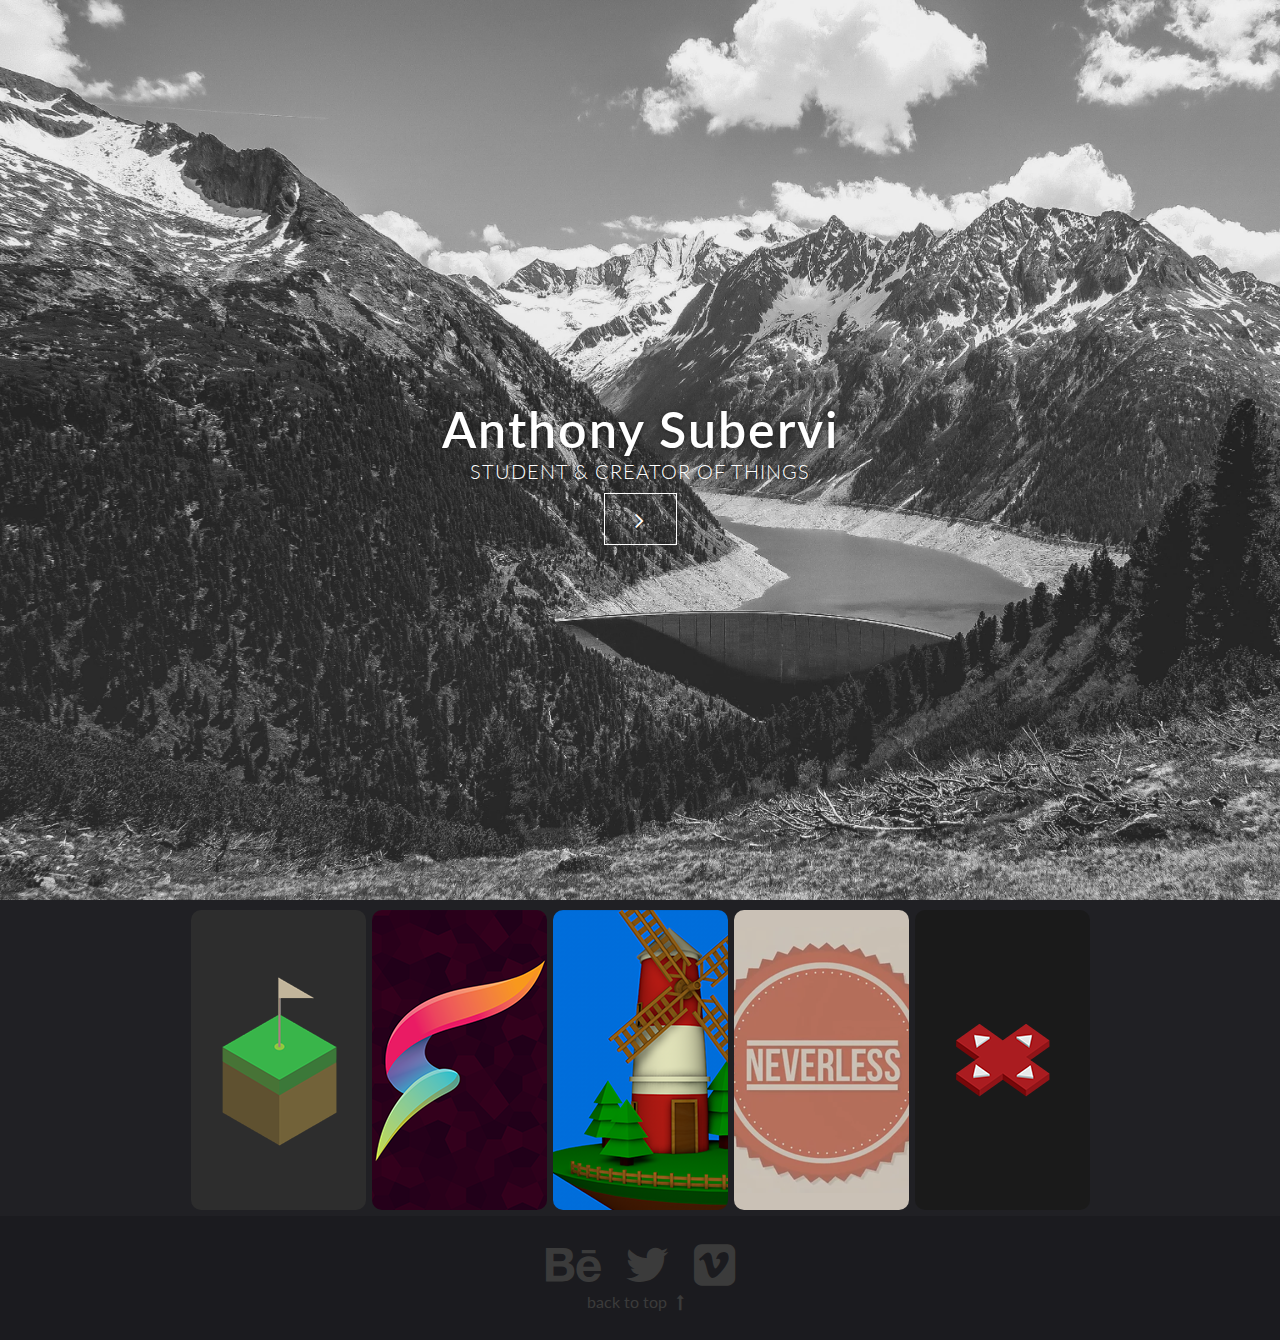
<file: index.html>
<html>

<head>
    <title>asubervi</title>
    <meta charset="utf-8" />
    <meta name="viewport" content="width=device-width, initial-scale=1" />

    <link rel="stylesheet" href="css/style.css" />
    <link rel="stylesheet" href="css/skeleton.css" />
    <link rel="stylesheet" href="css/normalize.css" />
    <link href="http://maxcdn.bootstrapcdn.com/font-awesome/4.1.0/css/font-awesome.min.css" rel="stylesheet">
    <link href="https://fonts.googleapis.com/css?family=Lato:300,400,700,900" rel="stylesheet">
    <link rel="icon" type="ico" href="favicon.ico" />
    <title>Anthony Subervi — Work in Progress</title>
</head>

<body>

    <!--Splash-->
    <div class="splash-page" id="splash-page">
        <div>
            <h1>Anthony Subervi</h1>
            <h2>Student & Creator of Things</h2>
            <h1 class="home-button"><a href="#about"><i class="fa fa-angle-right" aria-hidden="true" style="color: white;"></i></a>
        </div>
    </div>
    <!--Splash-->

<!--Work Gallery-->
<div class="row work-page" id="about">

    <div class="twelve columns text-center">
            <div id="gallery">
                <a href="https://vimeo.com/177655531" class="image"><img src="thumbnails/velocity.png" alt="" /></a>
                <a href="https://vimeo.com/177664198" class="image"><img src="thumbnails/fuawk.png" alt="" /></a>
                <a href="https://vimeo.com/177664342" class="image"><img src="thumbnails/lighthouse.png" alt="" /></a>
                <a href="https://vimeo.com/177654925" class="image"><img src="thumbnails/neverless.png" alt="" /></a>
                <a href="gallery/pkyxyz.html" data-poptrox="iframe"><img src="thumbnails/pkyxyz.png" alt="" /></a>
            </div>

        </div>

    </div>
    <!--Work Gallery-->

    <!--About Me
    <div class="row about">
        <div class="twelve columns text-center">
            <h1 class="about-header">About Me</h1>
            <p>
                I'm a graphic design student from the Greater New York Area currently freelancing.
                <br> Always interested in new experiences and learning more.
            </p>

            <h1>Experience</h1> Gamemonger / Developer and Designer
            <br>Rockaway Borough / Web Developer
            <br>Freelancer / Present
            <h1>Get in touch</h1>
            <p>If you have any projects or opportunities in mind, send me a line.
        </div>
    </div>
    About Me-->

    <!--Footer-->
    <footer>
        <a href="http://www.behance.net/asubervi"><i class="fa fa-3x fa-behance" aria-hidden="true"></i></a>
        <a href="http://www.twitter.com/GNYAnthony"><i class="fa fa-3x fa-twitter" aria-hidden="true"></i>
        <a href="http://www.vimeo.com/asubervi"><i class="fa fa-3x fa-vimeo-square fa-circle" aria-hidden="true"></i>
        <br><a href="#splash-page">back to top<i class="fa fa-long-arrow-up" aria-hidden="true"></i></a>
    </footer>
    <!--Footer-->

    <script src="http://code.jquery.com/jquery-1.11.1.min.js"></script>
    <script src="js/jquery.poptrox.js"></script>
    <script src="js/scrolling.js"></script>

    <script>
        $(function () {

            var foo = $('#gallery');
            foo.poptrox({
                popupBackgroundColor: '#5d737e',
            });
        });
    </script>

</body>

</html>
</file>
<file: css/style.css>
body {
    background-color: #202024;
    margin: 0;
    padding: 0;
}

a,
a:visited,
a:link,
a:active,
a:hover {
    text-decoration: none;
    color: #5d737e;
}

h1 {
    font-size: 50px;
}

html {
    padding: 0;
    margin: 0;
}

.home-button {
    margin: 0;
}

.home-button a:hover {
    background-color: rgba(0, 0, 0);
    opacity: .75;
    transition: opacity .5s ease-out;
    -moz-transition: opacity .5s ease-out;
    -webkit-transition: opacity .5s ease-out;
    -o-transition: opacity .5s ease-out;
}

.home-button a {
    border: white;
    border-style: solid;
    border-width: thin;
    color: white;
    padding: 10px 30px;
}

.home-button a:hover {
    color: antiquewhite;
}

* {
    color: #5d737e;
    font-family: 'Lato', sans-serif;
}

.text-right {
    text-align: right;
}

.text-center {
    text-align: center;
}

.about {
    padding: 0 25px 25px 0;
}

footer {
    background-color: #1b1b1f;
    padding: 25px;
    text-align: center;
}

footer a,
footer a:visited,
footer a:link,
footer a:active {
    text-decoration: none;
    padding: 0;
    margin: 0;
    color: #3b3b3b;
    font-size: 16px;
}

footer a:hover {
    opacity: 0.75;
}

footer i {
    padding: 0 10px;
    color: #3b3b3b;
}

footer i:hover {
    opacity: .5;
    transition: opacity .5s ease-out;
    -moz-transition: opacity .5s ease-out;
    -webkit-transition: opacity .5s ease-out;
    -o-transition: opacity .5s ease-out;
}

.splash-page {
    background: url(../img/photo-black-2.jpg);
    background-size: cover;
    height: 100vh;
    display: flex;
    align-items: center;
}

.splash-page div {
    width: 100%;
    text-align: center;
}

.splash-page div h1:first-child {
    font-weight: 600;
    letter-spacing: 2px;
    text-shadow: 0px 0px 4px rgba(0, 0, 0, 0.5);
    color: white;
    margin-bottom: 0;
    font-size: 50px;
}

.splash-page div h1 {
    letter-spacing: 2px;
    text-shadow: 0px 0px 4px rgba(0, 0, 0, 0.5);
    color: white;
    margin-bottom: 0;
    font-size: 25px;
}

.splash-page div h2 {
    color: white;
    letter-spacing: 1px;
    text-shadow: 0px 0px 4px rgba(0, 0, 0, 0.5);
    font-weight: 300;
    font-size: 20px;
    text-transform: uppercase;
}

.work-page {
    padding-top: 10px;
}

#gallery img {
    border-radius: 10px;
    margin: 0 1px 0;
}

#gallery img:hover {
    opacity: .75;
    transition: opacity .5s ease-in-out;
    -moz-transition: opacity .5s ease-in-out;
    -webkit-transition: opacity .5s ease-in-out;
    -o-transition: opacity .5s ease-in-out;
}


/*POPTROX*/

.poptrox-popup {
    -moz-box-sizing: content-box;
    -webkit-box-sizing: content-box;
    -ms-box-sizing: content-box;
    box-sizing: content-box;
    background: #000;
    box-shadow: 0 0.5em 3em 0 rgba(0, 0, 0, 0.25);
    border-radius: 4px;
    padding: 2em;
    overflow: hidden;
}

.poptrox-popup .closer {
    -moz-transition: opacity 0.2s ease-in-out;
    -webkit-transition: opacity 0.2s ease-in-out;
    -ms-transition: opacity 0.2s ease-in-out;
    transition: opacity 0.2s ease-in-out;
    text-decoration: none;
    position: absolute;
    top: .5em;
    right: .5em;
    z-index: 11000;
    -webkit-tap-highlight-color: rgba(255, 255, 255, 0);
    white-space: nowrap;
    text-indent: 2em;
    overflow: hidden;
    width: 2em;
    height: 2em;
    display: block;
}

.poptrox-popup .closer:before {
    content: "\f00d";
    -moz-osx-font-smoothing: grayscale;
    -webkit-font-smoothing: antialiased;
    font-family: FontAwesome;
    font-style: normal;
    font-weight: normal;
    text-transform: none !important;
    display: block;
    position: relative;
    text-indent: 0;
    border-radius: 100%;
    box-shadow: inset 0 0 0 1px rgba(255, 255, 255, 0.25);
    color: #ffffff !important;
    width: 2em;
    height: 2em;
    line-height: 2em;
}

.poptrox-popup:hover .closer {
    opacity: 0.5;
}

.poptrox-popup:hover .closer:hover {
    opacity: 1.0;
}

@media screen and (max-width: 736px) {
    .poptrox-popup {
        padding: 0;
    }
    .poptrox-popup .closer {
        display: none !important;
    }
}

@media screen and (max-width: 550px) {
    .text-right {
        text-align: center;
    }
    .splash-page div h1:first-child {
        font-size: 30px;
    }
}
</file>
<file: css/skeleton.css>
/*
* Skeleton V2.0.4
* Copyright 2014, Dave Gamache
* www.getskeleton.com
* Free to use under the MIT license.
* http://www.opensource.org/licenses/mit-license.php
* 12/29/2014
*/


/* Table of contents
––––––––––––––––––––––––––––––––––––––––––––––––––
- Grid
- Base Styles
- Typography
- Links
- Buttons
- Forms
- Lists
- Code
- Tables
- Spacing
- Utilities
- Clearing
- Media Queries
*/


/* Grid
–––––––––––––––––––––––––––––––––––––––––––––––––– */
.container {
  position: relative;
  width: 100%;
  max-width: 960px;
  margin: 0 auto;
  padding: 0 20px;
  box-sizing: border-box; }
.column,
.columns {
  width: 100%;
  float: left;
  box-sizing: border-box; }

/* For devices larger than 400px */
@media (min-width: 400px) {
  .container {
    width: 85%;
    padding: 0; }
}

/* For devices larger than 550px */
@media (min-width: 550px) {
  .container {
    width: 80%; }
  .column,
  .columns {
    margin-left: 4%; }
  .column:first-child,
  .columns:first-child {
    margin-left: 0; }

  .one.column,
  .one.columns                    { width: 4.66666666667%; }
  .two.columns                    { width: 13.3333333333%; }
  .three.columns                  { width: 22%;            }
  .four.columns                   { width: 30.6666666667%; }
  .five.columns                   { width: 39.3333333333%; }
  .six.columns                    { width: 48%;            }
  .seven.columns                  { width: 56.6666666667%; }
  .eight.columns                  { width: 65.3333333333%; }
  .nine.columns                   { width: 74.0%;          }
  .ten.columns                    { width: 82.6666666667%; }
  .eleven.columns                 { width: 91.3333333333%; }
  .twelve.columns                 { width: 100%; margin-left: 0; }

  .one-third.column               { width: 30.6666666667%; }
  .two-thirds.column              { width: 65.3333333333%; }

  .one-half.column                { width: 48%; }

  /* Offsets */
  .offset-by-one.column,
  .offset-by-one.columns          { margin-left: 8.66666666667%; }
  .offset-by-two.column,
  .offset-by-two.columns          { margin-left: 17.3333333333%; }
  .offset-by-three.column,
  .offset-by-three.columns        { margin-left: 26%;            }
  .offset-by-four.column,
  .offset-by-four.columns         { margin-left: 34.6666666667%; }
  .offset-by-five.column,
  .offset-by-five.columns         { margin-left: 43.3333333333%; }
  .offset-by-six.column,
  .offset-by-six.columns          { margin-left: 52%;            }
  .offset-by-seven.column,
  .offset-by-seven.columns        { margin-left: 60.6666666667%; }
  .offset-by-eight.column,
  .offset-by-eight.columns        { margin-left: 69.3333333333%; }
  .offset-by-nine.column,
  .offset-by-nine.columns         { margin-left: 78.0%;          }
  .offset-by-ten.column,
  .offset-by-ten.columns          { margin-left: 86.6666666667%; }
  .offset-by-eleven.column,
  .offset-by-eleven.columns       { margin-left: 95.3333333333%; }

  .offset-by-one-third.column,
  .offset-by-one-third.columns    { margin-left: 34.6666666667%; }
  .offset-by-two-thirds.column,
  .offset-by-two-thirds.columns   { margin-left: 69.3333333333%; }

  .offset-by-one-half.column,
  .offset-by-one-half.columns     { margin-left: 52%; }

}


/* Base Styles
–––––––––––––––––––––––––––––––––––––––––––––––––– */
/* NOTE
html is set to 62.5% so that all the REM measurements throughout Skeleton
are based on 10px sizing. So basically 1.5rem = 15px :) */
html {
  font-size: 62.5%; }
body {
  font-size: 1.5em; /* currently ems cause chrome bug misinterpreting rems on body element */
  line-height: 1.6;
  font-weight: 400;
  font-family: "Raleway", "HelveticaNeue", "Helvetica Neue", Helvetica, Arial, sans-serif;
  color: #222; }


/* Typography
–––––––––––––––––––––––––––––––––––––––––––––––––– */
h1, h2, h3, h4, h5, h6 {
  margin-top: 0;
  margin-bottom: 2rem;
  font-weight: 300; }
h1 { font-size: 4.0rem; line-height: 1.2;  letter-spacing: -.1rem;}
h2 { font-size: 3.6rem; line-height: 1.25; letter-spacing: -.1rem; }
h3 { font-size: 3.0rem; line-height: 1.3;  letter-spacing: -.1rem; }
h4 { font-size: 2.4rem; line-height: 1.35; letter-spacing: -.08rem; }
h5 { font-size: 1.8rem; line-height: 1.5;  letter-spacing: -.05rem; }
h6 { font-size: 1.5rem; line-height: 1.6;  letter-spacing: 0; }

/* Larger than phablet */
@media (min-width: 550px) {
  h1 { font-size: 5.0rem; }
  h2 { font-size: 4.2rem; }
  h3 { font-size: 3.6rem; }
  h4 { font-size: 3.0rem; }
  h5 { font-size: 2.4rem; }
  h6 { font-size: 1.5rem; }
}

p {
  margin-top: 0; }


/* Links
–––––––––––––––––––––––––––––––––––––––––––––––––– */
a {
  color: #1EAEDB; }
a:hover {
  color: #0FA0CE; }


/* Buttons
–––––––––––––––––––––––––––––––––––––––––––––––––– */
.button,
button,
input[type="submit"],
input[type="reset"],
input[type="button"] {
  display: inline-block;
  height: 38px;
  padding: 0 30px;
  color: #555;
  text-align: center;
  font-size: 11px;
  font-weight: 600;
  line-height: 38px;
  letter-spacing: .1rem;
  text-transform: uppercase;
  text-decoration: none;
  white-space: nowrap;
  background-color: transparent;
  border-radius: 4px;
  border: 1px solid #bbb;
  cursor: pointer;
  box-sizing: border-box; }
.button:hover,
button:hover,
input[type="submit"]:hover,
input[type="reset"]:hover,
input[type="button"]:hover,
.button:focus,
button:focus,
input[type="submit"]:focus,
input[type="reset"]:focus,
input[type="button"]:focus {
  color: #333;
  border-color: #888;
  outline: 0; }
.button.button-primary,
button.button-primary,
input[type="submit"].button-primary,
input[type="reset"].button-primary,
input[type="button"].button-primary {
  color: #FFF;
  background-color: #33C3F0;
  border-color: #33C3F0; }
.button.button-primary:hover,
button.button-primary:hover,
input[type="submit"].button-primary:hover,
input[type="reset"].button-primary:hover,
input[type="button"].button-primary:hover,
.button.button-primary:focus,
button.button-primary:focus,
input[type="submit"].button-primary:focus,
input[type="reset"].button-primary:focus,
input[type="button"].button-primary:focus {
  color: #FFF;
  background-color: #1EAEDB;
  border-color: #1EAEDB; }


/* Forms
–––––––––––––––––––––––––––––––––––––––––––––––––– */
input[type="email"],
input[type="number"],
input[type="search"],
input[type="text"],
input[type="tel"],
input[type="url"],
input[type="password"],
textarea,
select {
  height: 38px;
  padding: 6px 10px; /* The 6px vertically centers text on FF, ignored by Webkit */
  background-color: #fff;
  border: 1px solid #D1D1D1;
  border-radius: 4px;
  box-shadow: none;
  box-sizing: border-box; }
/* Removes awkward default styles on some inputs for iOS */
input[type="email"],
input[type="number"],
input[type="search"],
input[type="text"],
input[type="tel"],
input[type="url"],
input[type="password"],
textarea {
  -webkit-appearance: none;
     -moz-appearance: none;
          appearance: none; }
textarea {
  min-height: 65px;
  padding-top: 6px;
  padding-bottom: 6px; }
input[type="email"]:focus,
input[type="number"]:focus,
input[type="search"]:focus,
input[type="text"]:focus,
input[type="tel"]:focus,
input[type="url"]:focus,
input[type="password"]:focus,
textarea:focus,
select:focus {
  border: 1px solid #33C3F0;
  outline: 0; }
label,
legend {
  display: block;
  margin-bottom: .5rem;
  font-weight: 600; }
fieldset {
  padding: 0;
  border-width: 0; }
input[type="checkbox"],
input[type="radio"] {
  display: inline; }
label > .label-body {
  display: inline-block;
  margin-left: .5rem;
  font-weight: normal; }


/* Lists
–––––––––––––––––––––––––––––––––––––––––––––––––– */
ul {
  list-style: circle inside; }
ol {
  list-style: decimal inside; }
ol, ul {
  padding-left: 0;
  margin-top: 0; }
ul ul,
ul ol,
ol ol,
ol ul {
  margin: 1.5rem 0 1.5rem 3rem;
  font-size: 90%; }
li {
  margin-bottom: 1rem; }


/* Code
–––––––––––––––––––––––––––––––––––––––––––––––––– */
code {
  padding: .2rem .5rem;
  margin: 0 .2rem;
  font-size: 90%;
  white-space: nowrap;
  background: #F1F1F1;
  border: 1px solid #E1E1E1;
  border-radius: 4px; }
pre > code {
  display: block;
  padding: 1rem 1.5rem;
  white-space: pre; }


/* Tables
–––––––––––––––––––––––––––––––––––––––––––––––––– */
th,
td {
  padding: 12px 15px;
  text-align: left;
  border-bottom: 1px solid #E1E1E1; }
th:first-child,
td:first-child {
  padding-left: 0; }
th:last-child,
td:last-child {
  padding-right: 0; }


/* Spacing
–––––––––––––––––––––––––––––––––––––––––––––––––– */
button,
.button {
  margin-bottom: 1rem; }
input,
textarea,
select,
fieldset {
  margin-bottom: 1.5rem; }
pre,
blockquote,
dl,
figure,
table,
p,
ul,
ol,
form {
  margin-bottom: 2.5rem; }


/* Utilities
–––––––––––––––––––––––––––––––––––––––––––––––––– */
.u-full-width {
  width: 100%;
  box-sizing: border-box; }
.u-max-full-width {
  max-width: 100%;
  box-sizing: border-box; }
.u-pull-right {
  float: right; }
.u-pull-left {
  float: left; }


/* Misc
–––––––––––––––––––––––––––––––––––––––––––––––––– */
hr {
  margin-top: 3rem;
  margin-bottom: 3.5rem;
  border-width: 0;
  border-top: 1px solid #E1E1E1; }


/* Clearing
–––––––––––––––––––––––––––––––––––––––––––––––––– */

/* Self Clearing Goodness */
.container:after,
.row:after,
.u-cf {
  content: "";
  display: table;
  clear: both; }


/* Media Queries
–––––––––––––––––––––––––––––––––––––––––––––––––– */
/*
Note: The best way to structure the use of media queries is to create the queries
near the relevant code. For example, if you wanted to change the styles for buttons
on small devices, paste the mobile query code up in the buttons section and style it
there.
*/


/* Larger than mobile */
@media (min-width: 400px) {}

/* Larger than phablet (also point when grid becomes active) */
@media (min-width: 550px) {}

/* Larger than tablet */
@media (min-width: 750px) {}

/* Larger than desktop */
@media (min-width: 1000px) {}

/* Larger than Desktop HD */
@media (min-width: 1200px) {}
</file>
